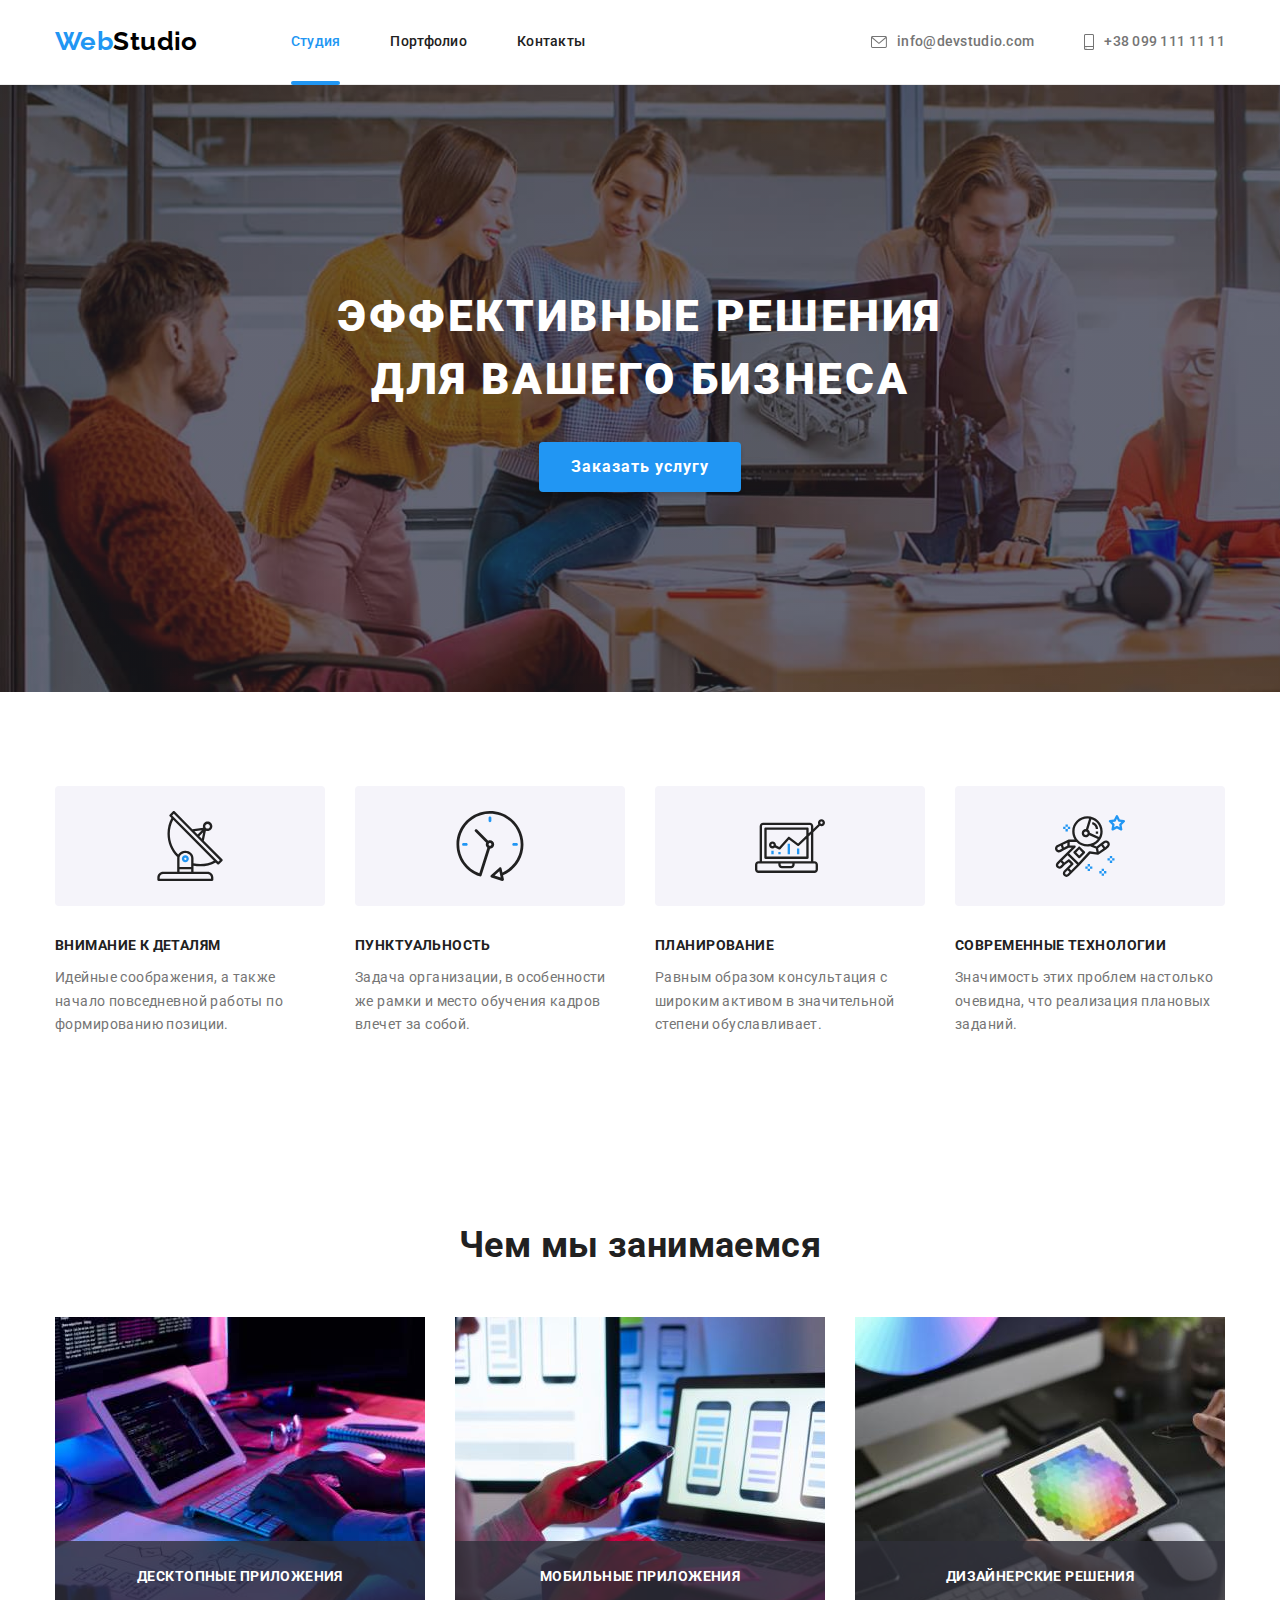
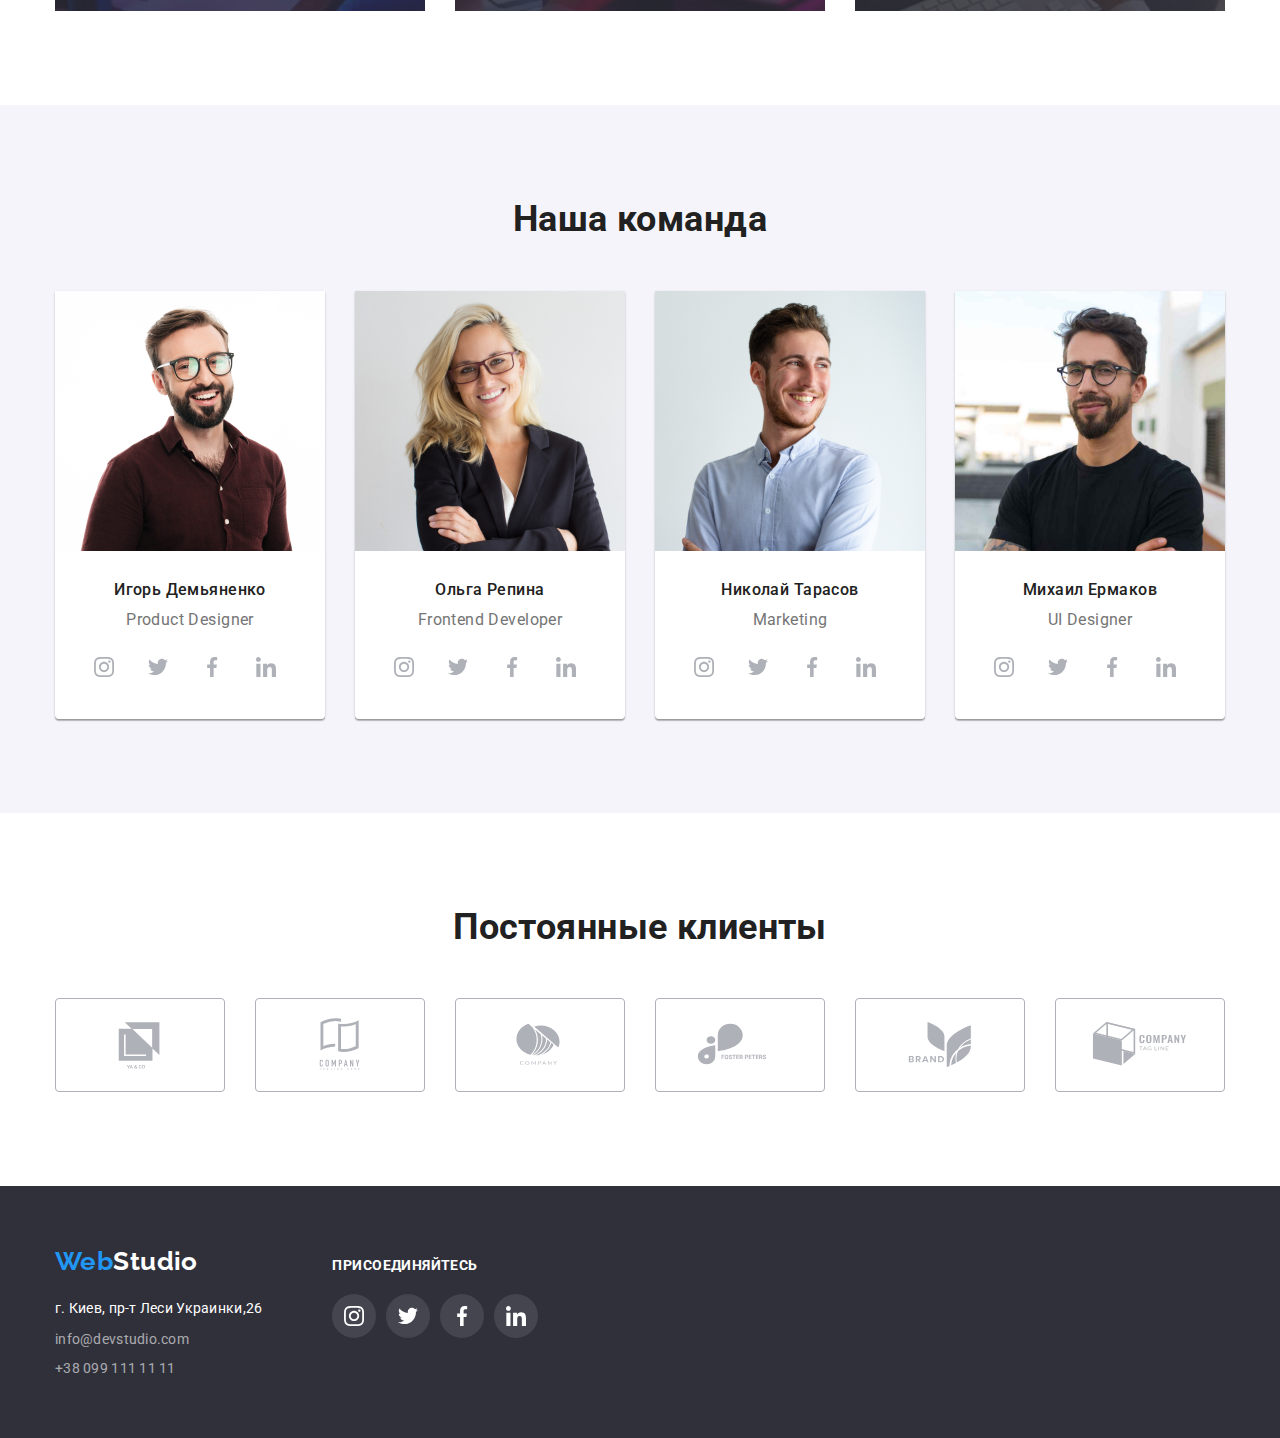
<file: index.html>
<!DOCTYPE html>
<html lang="ru">
<head>
    <meta charset="UTF-8">
    <meta http-equiv="X-UA-Compatible" content="IE=edge">
    <meta name="viewport" content="width=device-width, initial-scale=1.0">
    <title>Document</title>
    <link rel="preconnect" href="https://fonts.googleapis.com">
    <link rel="preconnect" href="https://fonts.gstatic.com" crossorigin>
    <link href="https://fonts.googleapis.com/css2?family=Raleway:wght@700&family=Roboto:wght@400;500;700&display=swap"
        rel="stylesheet">
    <link rel="stylesheet" href="https://cdnjs.cloudflare.com/ajax/libs/modern-normalize/1.1.0/modern-normalize.min.css">
    <link rel="stylesheet" href="./style/style.css">
</head>
<body>
    <header class="header">
        <div class="nav-flex container">
        <nav class="header-nav"> 
            <a class="logo-WebStudio top" href="./index.html">Web<span class="Studio-header">Studio</span></a> 
          <ul class="site-nav">
            <li class="item"><a class="button_top current" href="./index.html">Студия</a></li>
            <li class="item"><a class="button_top" href="./portfolio.html">Портфолио</a></li>
            <li class="item"><a class="button_top" href="/contacts">Контакты</a></li>
        </ul>
    </nav>
        <ul class="auth-nav">
            <li class="auth"><a class="contact-nav" href="mailto:info@devstudio.com">
                    <svg class="contact-icon" width="16" height="12">
                        <use href="./img/styles.svg#icon-envelope"></use>
                    </svg>
                    info@devstudio.com</a></li>
            <li class="auth"><a class="contact-nav" href="tel:+380991111111">
                    <svg class="contact-icon" width="10" height="16">
                        <use href="./img/styles.svg#icon-smartphone"></use>
                    </svg>
                    +38 099 111 11 11</a></li>
        </ul>
        </div>
    </header>
    <!--Main-->
    <main class="main"> 
        <!--Main Content-->
            <!--"Эффективные Решения"-->
            <section class="hero">
                <div class="container">
                <h1 class="big_banner_text">эффективные решения для 
                    вашего бизнеса
                </h1> 
                <button data-modal-open type="submit" class="big_banner_btn" >Заказать услугу</button>
            </div>
            </section>
            <!--About Us-->
            <section class="section">
                <div class="container">

                <h2 class="header-name">В чём мы хороши</h2>

                <ul class="about_us ">

                 <li class="about_us_li icon-antenna">
                     <div class="benefits-icon">
                     <svg class="svg-benefits"  width="70" height="70">
                         <use href="./img/styles.svg#icon-antenna"></use>
                     </svg>
                    </div>
                  <h3 class="about_us_text">Внимание к деталям</h3>  
                <p class="about_usParagr">Идейные соображения, а также начало повседневной работы по
                формированию позиции.</p> 
                </li>

                <li class="about_us_li icon-clock">
                    <div class="benefits-icon">
                        <svg class="svg-benefits" width="70" height="70">
                            <use href="./img/styles.svg#icon-clock"></use>
                        </svg>
                    </div>
                <h3 class="about_us_text">Пунктуальность</h3> 
                <p class="about_usParagr">Задача организации, в особенности же рамки и место обучения кадров влечет за собой.</p> 
                 </li>

                <li class="about_us_li icon-diagram">
                    <div class="benefits-icon">
                        <svg class="svg-benefits" width="70" height="70">
                            <use href="./img/styles.svg#icon-diagram"></use>
                        </svg>
                    </div>
               <h3 class="about_us_text">Планирование</h3> 
                <p class="about_usParagr">Равным образом консультация с широким активом в значительной степени обуславливает.</p> 
                </li>

                <li class="about_us_li icon-austronaut">
                    <div class="benefits-icon">
                        <svg class="svg-benefits" width="70" height="70">
                            <use href="./img/styles.svg#icon-astronaut"></use>
                        </svg>
                    </div>
                <h3 class="about_us_text">Современные технологии</h3> 
               <p class="about_usParagr">Значимость этих проблем настолько очевидна, что реализация плановых заданий.</p> 
                </li>

                </ul>
                
                </div>
            </section>
            <!--Чем мы занимаемся-->
            <section class="section">
                <div class="container">
                <h2 class="what_we_do_name">Чем мы занимаемся</h2>
                <ul class="img_whatwedo">
                    <li class="what_we_do_img"><div class="thumb">
                    <img src="./img/imgtablehand.jpg" alt="user photo" class="photo" width="370" height="294">
                    <p class="text">десктопные приложения</p>
                    </div></li>
                    <li class="what_we_do_img"><div class="thumb"> 
                    <img src="./img/imghandphone.jpg" alt="user photo" class="photo" width="370" height="294">
                    <p class="text">мобильные приложения</p>
                    </div></li>
                    <li class="what_we_do_img"><div class="thumb">
                    <img src="./img/imghandphonerainbow.jpg" alt="user photo" class="photo" width="370" 
                        height="294">
                        <p class="text">дизайнерские решения</p>
                    </div></li>
                </ul>
                </div>
            </section>
            <!--Наша команда-->
            <section class="section team">
                <div class="our_team container">

                <h2 class="our_team_own">Наша команда</h2>

             <ul class="our_team-card"> 

             <li class="card-team_all">
                <img src="./img/igor.jpg" alt="user photo" class="photo" width="270" height="260">
                <div class="info-card">
               <h3 class="our_team_name">Игорь Демьяненко</h3> 
               <p class="our_team_position">Product Designer</p> 
               <ul class="card-soc-media">

                    <li class="card-soc-media-team">
                        <a href="" class="card-soc-team">
                            <svg class="card-soc-team-item" width="20" height="20">
                                <use href="./img/styles.svg#icon-instagram"></use>
                            </svg>
                        </a>
                    </li>
                    <li class="card-soc-media-team">
                        <a href="" class="card-soc-team">
                            <svg class="card-soc-team-item " width="20" height="20">
                                <use href="./img/styles.svg#icon-twitter"></use>
                            </svg>
                        </a>
                    </li>
                    <li class="card-soc-media-team">
                        <a href="" class="card-soc-team">
                            <svg class="card-soc-team-item " width="20" height="20">
                                <use href="./img/styles.svg#icon-facebook"></use>
                            </svg>
                        </a>
                    </li>
                    <li class="card-soc-media-team">
                        <a href="" class="card-soc-team">
                            <svg class="card-soc-team-item " width="20" height="20">
                                <use href="./img/styles.svg#icon-linkedin"></use>
                            </svg>
                        </a>
                    </li>
        
               </ul>
                </div>

            </li>

             <li class="card-team_all"> 
                <img src="./img/olga.jpg" alt="user photo" class="photo" width="270" height="260">
            <div class="info-card">

               <h3 class="our_team_name">Ольга Репина</h3> 
               <p class="our_team_position">Frontend Developer</p>
            <ul class="card-soc-media">
            
                <li class="card-soc-media-team">
                    <a href="" class="card-soc-team">
                        <svg class="card-soc-team-item" width="20" height="20">
                            <use href="./img/styles.svg#icon-instagram"></use>
                        </svg>
                    </a>
                </li>
                <li class="card-soc-media-team">
                    <a href="" class="card-soc-team">
                        <svg class="card-soc-team-item " width="20" height="20">
                            <use href="./img/styles.svg#icon-twitter"></use>
                        </svg>
                    </a>
                </li>
                <li class="card-soc-media-team">
                    <a href="" class="card-soc-team">
                        <svg class="card-soc-team-item " width="20" height="20">
                            <use href="./img/styles.svg#icon-facebook"></use>
                        </svg>
                    </a>
                </li>
                <li class="card-soc-media-team">
                    <a href="" class="card-soc-team">
                        <svg class="card-soc-team-item " width="20" height="20">
                            <use href="./img/styles.svg#icon-linkedin"></use>
                        </svg>
                    </a>
                </li>
            
            </ul>

            </div>
            </li>

             <li class="card-team_all">
                <img src="./img/nikolai.jpg" alt="user photo" class="photo" width="270" height="260">
            <div class="info-card">

                <h3 class="our_team_name">Николай Тарасов</h3> 
               <p class="our_team_position">Marketing</p> 
        <ul class="card-soc-media">
        
            <li class="card-soc-media-team">
                <a href="" class="card-soc-team">
                    <svg class="card-soc-team-item" width="20" height="20">
                        <use href="./img/styles.svg#icon-instagram"></use>
                    </svg>
                </a>
            </li>
            <li class="card-soc-media-team">
                <a href="" class="card-soc-team">
                    <svg class="card-soc-team-item " width="20" height="20">
                        <use href="./img/styles.svg#icon-twitter"></use>
                    </svg>
                </a>
            </li>
            <li class="card-soc-media-team">
                <a href="" class="card-soc-team">
                    <svg class="card-soc-team-item " width="20" height="20">
                        <use href="./img/styles.svg#icon-facebook"></use>
                    </svg>
                </a>
            </li>
            <li class="card-soc-media-team">
                <a href="" class="card-soc-team">
                    <svg class="card-soc-team-item " width="20" height="20">
                        <use href="./img/styles.svg#icon-linkedin"></use>
                    </svg>
                </a>
            </li>
        
        </ul>

            </div>
            </li>

               <li class="card-team_all"> 
                <img src="./img/michail.jpg" alt="user photo" class="photo" width="270" height="260">
            <div class="info-card">
               <h3 class="our_team_name">Михаил Ермаков</h3> 
               <p class="our_team_position">UI Designer</p> 
            <ul class="card-soc-media">
            
                <li class="card-soc-media-team">
                    <a href="" class="card-soc-team">
                        <svg class="card-soc-team-item" width="20" height="20">
                            <use href="./img/styles.svg#icon-instagram"></use>
                        </svg>
                    </a>
                </li>
                <li class="card-soc-media-team">
                    <a href="" class="card-soc-team">
                        <svg class="card-soc-team-item " width="20" height="20">
                            <use href="./img/styles.svg#icon-twitter"></use>
                        </svg>
                    </a>
                </li>
                <li class="card-soc-media-team">
                    <a href="" class="card-soc-team">
                        <svg class="card-soc-team-item " width="20" height="20">
                            <use href="./img/styles.svg#icon-facebook"></use>
                        </svg>
                    </a>
                </li>
                <li class="card-soc-media-team">
                    <a href="" class="card-soc-team">
                        <svg class="card-soc-team-item " width="20" height="20">
                            <use href="./img/styles.svg#icon-linkedin"></use>
                        </svg>
                    </a>
                </li>
            
            </ul>

            </div>
            </li>
             </ul>
            </div>
            </section>
            <section class="section">
                <div class="container">
                    <h2 class="client-name">Постоянные клиенты</h2>
                    <ul class="clients">
                        <li class="client-card">
                            <a href="c" class="benefits-clients">
                                <svg class="svg-clients" width="106" height="60">
                                    <use href="./img/styles.svg#icon-yaandco"></use>
                                </svg>
                            </a>
                        </li>
            
                        <li class="client-card">
                            <a href="s" class="benefits-clients">
                                <svg class="svg-benefits" width="106" height="60">
                                    <use href="./img/styles.svg#icon-tagline"></use>
                                </svg>
                            </a>
                        </li>
            
                        <li class="client-card">
                            <a href="a" class="benefits-clients">
                                <svg class="svg-benefits" width="106" height="60">
                                    <use href="./img/styles.svg#icon-company"></use>
                                </svg>
                            </a>
                        </li>
            
                        <li class="client-card">
                            <a href="f" class="benefits-clients">
                                <svg class="svg-benefits" width="106" height="60">
                                    <use href="./img/styles.svg#icon-foster"></use>
                                </svg>
                            </a>
                        </li>
            
                        <li class="client-card">
                            <a href="g" class="benefits-clients">
                                <svg class="svg-benefits" width="106" height="60">
                                    <use href="./img/styles.svg#icon-Brand"></use>
                                </svg>
                            </a>
                        </li>
            
                        <li class="client-card">
                            <a href="" class="benefits-clients">
                                <svg class="svg-benefits" width="106" height="60">
                                    <use href="./img/styles.svg#icon-companytagline"></use>
                                </svg>
                            </a>
                        </li>
                    </ul>
                </div>
            </section>
            <!--Info Box-->
        <footer class="info_box">
            <div class="container">
                <div class="footer-link">
            <a class="logo-WebStudio footer" href="./index.html">Web<span class="Studio-footer">Studio</span>
            </a>
            <address>
                <ul>
                    <li class="footer-item"><a class="contact footer adress" href="https://goo.gl/maps/bYPinD6C4wtfeAeu7">г. Киев, пр-т Леси Украинки,26</a></li>
                    <li class="footer-item"><a class="contact footer" href="mailto:info@devstudio.com">info@devstudio.com</a></li>
                    <li class="footer-item"><a class="contact footer" href="tel:+380991111111">+38 099 111 11 11</a></li>
                </ul>
                </address>
            </div>
                <div class="join">
                <p class="join-name">присоединяйтесь</p>
                <ul class="card-soc-media-ul">
                    <li class="card-soc-media-footer">
                        <a href="" class="card-soc-footer">
                            <svg class="card-soc-item" width="20" height="20">
                                <use href="./img/styles.svg#icon-instagram"></use>
                            </svg>
                        </a>
                    </li>
                    <li class="card-soc-media-footer">
                        <a href="" class="card-soc-footer">
                            <svg class="card-soc-item" width="20" height="20">
                                <use href="./img/styles.svg#icon-twitter"></use>
                            </svg>
                        </a>
                    </li>
                    <li class="card-soc-media-footer">
                        <a href="" class="card-soc-footer">
                            <svg class="card-soc-item" width="20" height="20">
                                <use href="./img/styles.svg#icon-facebook"></use>
                            </svg>
                        </a>
                    </li>
                    <li class="card-soc-media-footer">
                        <a href="" class="card-soc-footer">
                            <svg class="card-soc-item" width="20" height="20">
                                <use href="./img/styles.svg#icon-linkedin"></use>
                            </svg>
                        </a>
                    </li>
                    
                </ul>
                </div>
                </div>
            </footer>
    </main>
    <div class="backdrop is-hidden" data-modal>
        <div class="modal">
            <button type="button" class="modal-close" data-modal-close>
                <svg class="close-svg" width="11" height="11">  
                    <use href="./img/styles.svg#icon-close"></use>
                </svg>
            </button>
        </div>
    </div>
    <script src="./js/modal.js"></script>
</body>
</html>
</file>
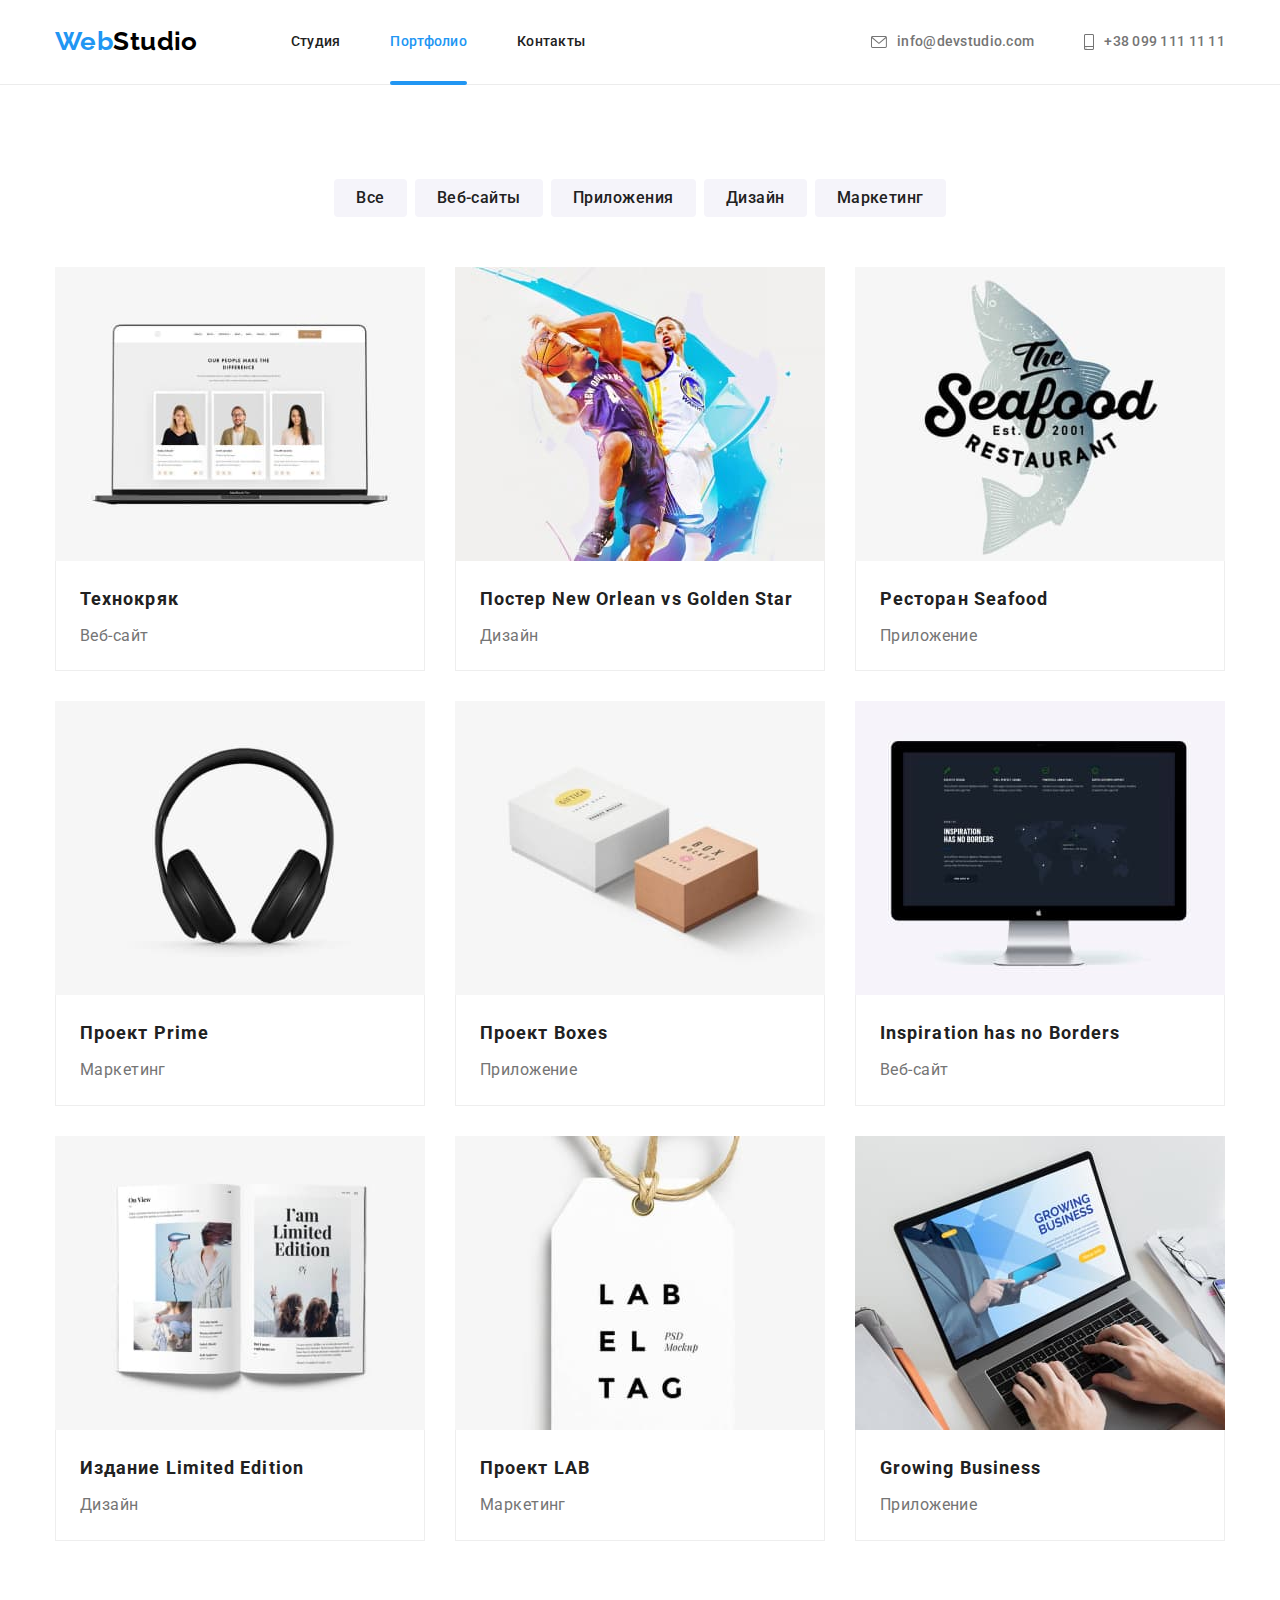
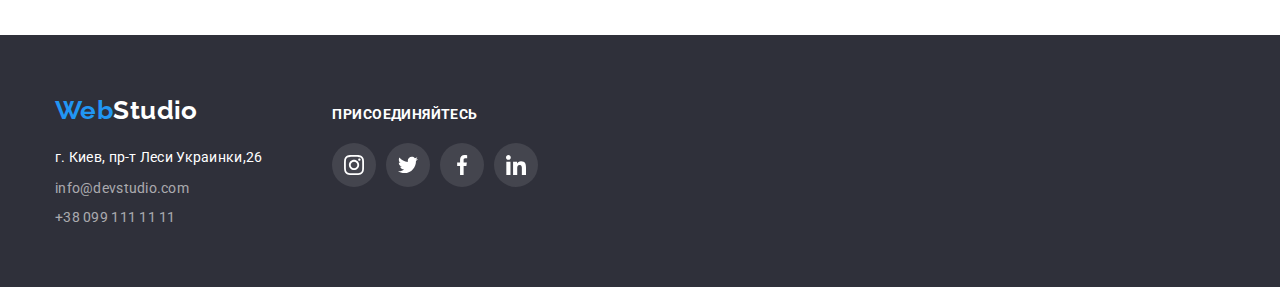
<file: portfolio.html>
<!DOCTYPE html>
<html lang="ru">

<head>
    <meta charset="UTF-8">
    <meta http-equiv="X-UA-Compatible" content="IE=edge">
    <meta name="viewport" content="width=device-width, initial-scale=1.0">
    <title>Document</title>
    <link rel="preconnect" href="https://fonts.googleapis.com">
    <link rel="preconnect" href="https://fonts.gstatic.com" crossorigin>
    <link href="https://fonts.googleapis.com/css2?family=Raleway:wght@700&family=Roboto:wght@400;500;700&display=swap"
        rel="stylesheet">
    <link rel="stylesheet" href="https://cdnjs.cloudflare.com/ajax/libs/modern-normalize/1.1.0/modern-normalize.min.css">
    <link rel="stylesheet" href="./style/style.css">
</head>

<body>
<header class="header">
    <div class="nav-flex container">
        <nav class="header-nav">
            <a class="logo-WebStudio top" href="./index.html">Web<span class="Studio-header">Studio</span></a>
            <ul class="site-nav">
                <li class="item"><a class="button_top" href="./index.html">Студия</a></li>
                <li class="item"><a class="button_top current" href="./portfolio.html">Портфолио</a></li>
                <li class="item"><a class="button_top" href="/contacts">Контакты</a></li>
            </ul>
        </nav>
        <ul class="auth-nav">
            <li class="auth"><a class="contact-nav" href="mailto:info@devstudio.com">
                <svg class="contact-icon" width="16" height="12">
                    <use href="./img/styles.svg#icon-envelope"></use>
                </svg>
                info@devstudio.com</a></li>
            <li class="auth"><a class="contact-nav" href="tel:+380991111111">
                <svg class="contact-icon" width="10" height="16">
                    <use href="./img/styles.svg#icon-smartphone"></use>
                </svg>
                +38 099 111 11 11</a></li>
        </ul>
    </div>
</header>
    <main class="main_portfolio">
        <section class="section">
            <div class="container">
            <h1 class="nav_portfolio">Навигация</h1>
            <ul class="btn_portfolio">
                <li class="filter-item"><button type="submit" class="nav_btn">Вce</button></li>
                <li class="filter-item"><button type="submit" class="nav_btn">Веб-сайты</button></li>
                <li class="filter-item"><button type="submit" class="nav_btn">Приложения</button></li>
                <li class="filter-item"><button type="submit" class="nav_btn">Дизайн</button></li>
                <li class="filter-item"><button type="submit" class="nav_btn">Маркетинг</button></li>
            </ul>
            </div>
            <div class="container">
                
            <ul class="our-projects">

                <li class="portfolio_item">
                    <a class="portfolio-link" href="">
                        <div class="thumb">
                    <img src="./img/sait.jpg" alt="Веб-сай Технокряк">
                        <p class="portfolio-description">Ресурс предлагает комплексные предложения с 
                            разным уровнем функционала и
                        сервисов. Все это позволит посетителю получить исчерпывающие сведения о компании
                        или частном лице.</p>
                    </div> 
                        <div class="border-item">
                        <h2 class="portfolio_name">Технокряк</h2>
                        <p class="portfolio_type">Веб-сайт</p>
                        </div>
                    </a>
                </li>


                <li class="portfolio_item">
                    <a class="portfolio-link" href="">
                        <div class="thumb">
                    <img src="./img/posterbasket.jpg" alt="Постер New Orlean vs Golden Star">
                    <p class="portfolio-description">Ресурс предлагает комплексные предложения с разным уровнем функционала и
                        сервисов. Все это позволит посетителю получить исчерпывающие сведения о компании
                        или частном лице.</p>    
                    </div>
                        <div class="border-item">
                        <h2 class="portfolio_name">Постер New Orlean vs Golden Star</h2>
                        <p class="portfolio_type">Дизайн</p>
                        </div>
                    </a>
                </li>


                <li class="portfolio_item">
                    <a class="portfolio-link" href="">
                        <div class="thumb">
                    <img src="./img/logorestaurant.jpg" alt="Приложение Ресторан Seafood">
                    <p class="portfolio-description">Ресурс предлагает комплексные предложения с разным уровнем функционала и
                        сервисов. Все это позволит посетителю получить исчерпывающие сведения о компании
                        или частном лице.</p>
                    </div>
                        <div class="border-item">
                        <h2 class="portfolio_name">Ресторан Seafood</h2>
                        <p class="portfolio_type">Приложение</p>
                        </div>
                    </a>
                </li>


                <li class="portfolio_item">
                    <a class="portfolio-link" href="">
                        <div class="thumb">
                    <img src="./img/earphone.jpg" alt="Проект Prime">
                    <p class="portfolio-description">Ресурс предлагает комплексные предложения с разным уровнем функционала и
                        сервисов. Все это позволит посетителю получить исчерпывающие сведения о компании
                        или частном лице.</p>    
                    </div>
                        <div class="border-item">
                        <h2 class="portfolio_name">Проект Prime</h2>
                        <p class="portfolio_type">Маркетинг</p>
                        </div>
                    </a>
                </li>

                <li class="portfolio_item">
                    <a class="portfolio-link" href="">
                        <div class="thumb">
                    <img src="./img/boxes.jpg" alt="Проект Boxes">
                    <p class="portfolio-description">Ресурс предлагает комплексные предложения с разным уровнем функционала и
                        сервисов. Все это позволит посетителю получить исчерпывающие сведения о компании
                        или частном лице.</p>  
                    </div>
                      <div class="border-item">
                        <h2 class="portfolio_name">Проект Boxes</h2>
                        <p class="portfolio_type">Приложение</p>
                        </div>
                    </a>
                </li>

                <li class="portfolio_item">
                    <a class="portfolio-link" href="">
                        <div class="thumb">
                    <img src="./img/comp.jpg" alt="Веб-сайт">
                    <p class="portfolio-description">Ресурс предлагает комплексные предложения с разным уровнем функционала и
                        сервисов. Все это позволит посетителю получить исчерпывающие сведения о компании
                        или частном лице.</p>    
                    </div>
                        <div class="border-item">
                        <h2 class="portfolio_name">Inspiration has no Borders</h2>
                        <p class="portfolio_type">Веб-сайт</p>
                        </div>
                    </a>
                </li>

                <li class="portfolio_item">
                    <a class="portfolio-link" href="">
                        <div class="thumb">
                    <img src="./img/book.jpg" alt="Издание Limited Edition">
                    <p class="portfolio-description">Ресурс предлагает комплексные предложения с разным уровнем функционала и
                        сервисов. Все это позволит посетителю получить исчерпывающие сведения о компании
                        или частном лице.</p>    
                    </div>
                        <div class="border-item">
                        <h2 class="portfolio_name">Издание Limited Edition</h2>
                        <p class="portfolio_type">Дизайн</p>
                        </div>
                    </a>
                </li>

                <li class="portfolio_item">
                    <a class="portfolio-link" href="">
                        <div class="thumb">
                    <img src="./img/label.jpg" alt="Проект LAB">
                    <p class="portfolio-description">Ресурс предлагает комплексные предложения с разным уровнем функционала и
                        сервисов. Все это позволит посетителю получить исчерпывающие сведения о компании
                        или частном лице.</p>    
                    </div>
                        <div class="border-item">
                        <h2 class="portfolio_name">Проект LAB</h2>
                        <p class="portfolio_type">Маркетинг</p>
                        </div>
                    </a>
                </li>

                <li class="portfolio_item">
                    <a class="portfolio-link" href="">
                        <div class="thumb">
                    <img src="./img/buisnescouse.jpg" alt="Приложение">
                    <p class="portfolio-description">Ресурс предлагает комплексные предложения с разным уровнем функционала и
                        сервисов. Все это позволит посетителю получить исчерпывающие сведения о компании
                        или частном лице.</p>    
                    </div>
                        <div class="border-item">
                        <h2 class="portfolio_name">Growing Business</h2>
                        <p class="portfolio_type">Приложение</p>
                        </div>
                    </a>
                </li>
            </ul>
            </div>
        </section>

        <footer class="info_box">
            <div class="container">
                <div class="footer-link">
                    <a class="logo-WebStudio footer" href="./index.html">Web<span class="Studio-footer">Studio</span>
                    </a>
                    <address>
                        <ul>
                            <li class="footer-item"><a class="contact footer adress"
                                    href="https://goo.gl/maps/bYPinD6C4wtfeAeu7">г. Киев, пр-т Леси Украинки,26</a></li>
                            <li class="footer-item"><a class="contact footer"
                                    href="mailto:info@devstudio.com">info@devstudio.com</a></li>
                            <li class="footer-item"><a class="contact footer" href="tel:+380991111111">+38 099 111 11 11</a>
                            </li>
                        </ul>
                    </address>
                </div>
                <div class="join">
                    <p class="join-name">присоединяйтесь</p>
                    <ul class="card-soc-media-ul">
                        <li class="card-soc-media-footer">
                            <a href="" class="card-soc-footer">
                                <svg class="card-soc-item" width="20" height="20">
                                    <use href="./img/styles.svg#icon-instagram"></use>
                                </svg>
                            </a>
                        </li>
                        <li class="card-soc-media-footer">
                            <a href="" class="card-soc-footer">
                                <svg class="card-soc-item" width="20" height="20">
                                    <use href="./img/styles.svg#icon-twitter"></use>
                                </svg>
                            </a>
                        </li>
                        <li class="card-soc-media-footer">
                            <a href="" class="card-soc-footer">
                                <svg class="card-soc-item" width="20" height="20">
                                    <use href="./img/styles.svg#icon-facebook"></use>
                                </svg>
                            </a>
                        </li>
                        <li class="card-soc-media-footer">
                            <a href="" class="card-soc-footer">
                                <svg class="card-soc-item" width="20" height="20">
                                    <use href="./img/styles.svg#icon-linkedin"></use>
                                </svg>
                            </a>
                        </li>
        
                    </ul>
                </div>
            </div>
        </footer>
        </main>
        </body>
        
        </html>
</file>
<file: style/style.css>
:root {
  --accent-color: #2196f3;
  --logo-Studio-color: black;
  --footer-bg-color: #2f303a;
  --primary-white-color: #ffffff;
  --primary-text-color: #212121;
  --title-text-color: #757575;
  --contacts-footer-color: rgba(255, 255, 255, 0.6);
  --team-bg-color: #f5f4fa;
  --client-icon-clr: #afb1b8;
  --link-bg-color: rgba(255, 255, 255, 0.1);
  --portfolio-descriprion-clr: rgba(33, 150, 243, 0.9);
  --color-what-we-do-text: rgba(47, 48, 58, 0.8);
  --wiew-port-grey-clr: rgba(0, 0, 0, 0.2);
  --primary-cubic: cubic-bezier(0.4, 0, 0.2, 1);
  --hero-button-hover: #188ce8;
}

html {
  box-sizing: border-box;
}

/* убираем подчеркивание ссылок */
* {
  text-decoration: none;
}

* ::after,
* ::before {
  box-sizing: inherit;
}

/* убираем точки списков */
.list {
  list-style: none;
}

ul {
  list-style: none;
  margin: 0;
  padding: 0;
}

body {
  font-family: "Roboto", sans-serif;
  font-size: 14px;
  letter-spacing: 0.03em;
  background-color: var(--primary-white-color);
}

h1,
h2,
h3,
h4,
h5,
h6,
p {
  margin: 0;
  padding: 0;
}

img {
  display: block;
  max-width: 100%;
  height: auto;
}
/*-----------Main ------------*/
.container {
  width: 1200px;
  margin-left: auto;
  margin-right: auto;
  padding-left: 15px;
  padding-right: 15px;
  /* outline: 2px solid red; */
}

.section.team {
  background-color: var(--team-bg-color);
}

.section {
  padding-bottom: 94px;
  padding-top: 94px;
}

/*--------------Head--------------*/
.header {
  border-bottom: 1px solid #ececec;
}

.nav-flex {
  display: flex;
  align-items: center;
}

.logo-WebStudio.top {
  margin-right: 93px;
}

.logo-WebStudio.top,
.logo-WebStudio.footer {
  font-family: "Raleway";
  font-weight: 700;
  font-size: 26px;
  line-height: 1.19;
  color: var(--accent-color);
}

.logo-WebStudio.footer {
  margin-bottom: 20px;
  display: block;
}
.Studio-footer {
  color: var(--primary-white-color);
}

.footer-item {
  margin-bottom: 9px;
}

.footer-item:last-child {
  margin-bottom: 0;
}

.Studio-header {
  color: var(--logo-Studio-color);
}

.header-nav {
  display: flex;
  align-items: center;
}

.site-nav {
  display: flex;
  margin-left: 93px;
  margin: 0;
  padding: 0;
}

.item:not(:last-child) {
  margin-right: 50px;
}

.site-nav .button_top {
  display: block;
  padding-top: 32px;
  padding-bottom: 32px;
  transition: color 250ms var(--primary-cubic);

  font-weight: 500;
  font-size: 14px;
  line-height: 1.4;
  letter-spacing: 0.02em;
  color: var(--primary-text-color);
}

.button_top:hover,
.button_top:focus {
  color: var(--accent-color);
}

.button_top.current::after {
  content: "";
  position: absolute;
  left: 0;
  bottom: -1px;
  width: 100%;
  height: 4px;
  background: var(--accent-color);
  border-radius: 2px;
}

.button_top.current {
  position: relative;
  color: var(--accent-color);
}

.contact.footer {
  color: rgba(255, 255, 255, 0.6);
  font-weight: 400;
}

.contact {
  font-weight: normal;
  transition: color 250ms var(--primary-cubic);
}

.contact,
.contact-nav {
  font-weight: 500;
  font-size: 14px;
  line-height: 1.4;
  letter-spacing: 0.02em;
  color: var(--title-text-color);
  list-style: none;
  font-style: normal;
}

.contact-nav {
  padding-top: 32px;
  padding-bottom: 32px;
  display: flex;
  align-items: center;
  transition: color 250ms var(--primary-cubic);
}

.contact-nav:hover,
.contact-nav:focus {
  color: var(--accent-color);
}

.contact:not(:last-child) {
  margin-bottom: 9px;
}

.contact + .contact {
  margin-bottom: 0;
}

.auth-nav {
  display: flex;
  margin-left: auto;
  padding-top: 0;
  padding-bottom: 0;
}

.auth + .auth {
  margin-left: 50px;
}

.contact-icon {
  margin-right: 10px;
  fill: currentColor;
  display: inline-block;
  justify-content: center;
}

.contact.adress {
  font-size: 14px;
  line-height: 1.71;
  color: var(--primary-white-color);
  list-style: none;
  font-style: normal;
}

.contact:hover,
.contact:focus,
.contact_header:hover,
.contact_header:focus {
  color: var(--accent-color);
}
/*--------------Body--------------*/

.hero {
  background-image: linear-gradient(
      to right,
      rgba(47, 48, 58, 0.4),
      rgba(47, 48, 58, 0.4)
    ),
    url(../img/hero-img.jpg);
  background-size: cover;
  background-repeat: no-repeat;
  max-width: 1600px;
  text-align: center;
  background-color: var(--footer-bg-color);
  padding-top: 200px;
  padding-bottom: 200px;
  margin: 0 auto;
}

.big_banner_text {
  font-weight: 900;
  font-size: 44px;
  line-height: 1.45;
  letter-spacing: 0.06em;
  text-transform: uppercase;
  color: var(--primary-white-color);
  width: 696px;
  margin: 0 auto;
  margin-bottom: 30px;
}

.big_banner_btn:hover,
.big_banner_btn:focus {
  background-color: var(--hero-button-hover);
}

.big_banner_btn {
  cursor: pointer;
  font-family: inherit;
  color: var(--primary-white-color);
  background-color: var(--accent-color);
  box-shadow: 0px 4px 4px rgba(0, 0, 0, 0.15);
  border-radius: 4px;
  font-weight: 700;
  font-size: 16px;
  line-height: 1.88;
  min-width: 200px;
  min-height: 50px;
  display: block;
  align-items: center;
  text-align: center;
  letter-spacing: 0.06em;
  padding: 10px 32px;
  margin-left: auto;
  margin-right: auto;
  border: none;
  transition: color 250ms var(--primary-cubic) background-color 250ms
    var(--primary-cubic);
}

.big_banner_btn:hover,
.big_banner_btn:focus {
  box-shadow: 0px 4px 4px rgba(0, 0, 0, 0.15);
  border-radius: 4px;
}
/*--------------About Us--------------*/
.header-name {
  visibility: hidden;
  margin: 0;
  bottom: 0;
  border: 0;
  padding: 0;
  position: absolute;
}

.about_us {
  display: flex;
}

.benefits-icon {
  display: flex;
  flex-wrap: wrap;
  align-content: center;
  height: 120px;
  background: var(--team-bg-color);
  border-radius: 4px;
  justify-content: center;
  margin-bottom: 30px;
}

.about_us_li + .about_us_li {
  margin-left: 30px;
}

.about_us_text {
  font-weight: 700;
  font-size: 14px;
  line-height: 1.4;
  text-transform: uppercase;
  color: var(--primary-text-color);
  margin-bottom: 10px;
}

.about_usParagr {
  font-size: 14px;
  line-height: 1.7;
  color: var(--title-text-color);
  width: 270px;
}

/*--------------What we do--------------*/
.what_we_do_name,
.our_team_own {
  font-weight: 700;
  font-size: 36px;
  line-height: 1.16;
  text-align: center;
  color: var(--primary-text-color);
  margin-bottom: 50px;
}

.img_whatwedo {
  display: flex;
}

.img_whatwedo .thumb {
  position: relative;
}

.what_we_do_img + .what_we_do_img {
  margin-left: 30px;
}

.text {
  font-weight: 700;
  text-align: center;
  text-transform: uppercase;
  color: var(--primary-white-color);
  background-color: var(--color-what-we-do-text);
  width: 100%;
  height: 70px;
  bottom: 0;
  left: 0;
  display: flex;
  position: absolute;
  justify-content: center;
  align-items: center;
}
/*--------------Our team--------------*/

.our_team-card {
  display: flex;
}

.card-team_all {
  background-color: var(--primary-white-color);
  border-radius: 0px 0px 4px 4px;
  box-shadow: 0px 1px 3px rgba(0, 0, 0, 0.12), 0px 1px 1px rgba(0, 0, 0, 0.14),
    0px 2px 1px rgba(0, 0, 0, 0.2);
  margin-right: 30px;
}

.card-team_all:last-child {
  margin-right: 0;
}

.info-card {
  padding-top: 30px;
  padding-bottom: 30px;
}

/*кусочек в what we do h2*/
.our_team_name {
  font-weight: 500;
  font-size: 16px;
  line-height: 1.18;
  text-align: center;
  color: var(--primary-text-color);
  margin-bottom: 10px;
}

.our_team_position {
  font-size: 16px;
  line-height: 19px;
  text-align: center;
  color: var(--title-text-color);
}

.card-soc-media {
  display: flex;
  justify-content: center;
  padding-top: 16px;
}

.card-soc-media-team {
  width: 44px;
  height: 44px;
  margin-right: 10px;
}

.card-soc-media-team::last-child {
  margin-right: 0;
}

.card-soc-team {
  width: 100%;
  height: 100%;
  border-radius: 50%;
  display: flex;
  align-items: center;
  justify-content: center;
  transition: fill 250ms var(--primary-cubic),
    background-color 250ms var(--primary-cubic);
}

.card-soc-team:hover,
.card-soc-team:focus {
  background-color: var(--accent-color);
}

.card-soc-team-item {
  fill: var(--client-icon-clr);
}

.card-soc-team:hover .card-soc-team-item,
.card-soc-team:focus .card-soc-team-item {
  fill: var(--accent-color);
}

.card-soc-team:hover .card-soc-team-item,
.card-soc-team:focus .card-soc-team-item {
  fill: var(--primary-white-color);
}

.card-soc-team-item:hover,
.card-soc-team-item:focus {
  fill: var(--primary-white-color);
}

/*--------------Client Card--------------*/

.client-name {
  font-weight: 700;
  font-size: 36px;
  line-height: 1.16;
  text-align: center;
  color: var(--primary-text-color);
  margin-bottom: 50px;
}

.clients {
  display: flex;
}

.client-card {
  border: 1px solid var(--client-icon-clr);
  border-radius: 4px;
  margin-right: 30px;
  width: 170px;
  height: 94px;
  align-items: center;
  box-sizing: border-box;
  justify-content: center;
}

.client-card:last-child {
  margin-right: 0;
}

.benefits-clients {
  display: flex;
  align-items: center;
  justify-content: center;
  fill: var(--client-icon-clr);
  height: 100%;
  transition: border 250ms var(--primary-cubic), fill 250ms var(--primary-cubic);
}

.benefits-clients:hover,
.benefits-clients:focus {
  fill: var(--accent-color);
}

.client-card:focus,
.client-card:hover {
  border-color: var(--accent-color);
}

/*--------------Footer--------------*/
.info_box {
  padding-top: 60px;
  padding-bottom: 60px;
  background-color: var(--footer-bg-color);
}

.info_box .container {
  display: flex;
  align-items: baseline;
}

.footer-link {
  margin-right: 70px;
}

/*--------------Join Us--------------*/
.join {
  margin-right: auto;
}

.join-name {
  font-weight: 700;
  font-size: 14px;
  line-height: 1.14;
  text-transform: uppercase;
  letter-spacing: 0.03em;
  color: var(--primary-white-color);
  margin-bottom: 20px;
}

.card-soc-media-footer {
  width: 44px;
  height: 44px;
  margin-right: 10px;
}

.card-soc-media-footer::last-child {
  margin-right: 0;
}

.card-soc-media-ul {
  display: flex;
}

.card-soc-item {
  fill: var(--primary-white-color);
}

.card-soc-footer {
  width: 100%;
  height: 100%;
  border-radius: 50%;
  display: flex;
  align-items: center;
  justify-content: center;
  background-color: var(--link-bg-color);
  transition: background-color 250ms var(--primary-cubic);
}

.card-soc-footer:hover,
.card-soc-footer:focus {
  background-color: var(--accent-color);
}

/*--------------Portfolio Button--------------*/
.nav_portfolio {
  display: none;
}

.btn_portfolio {
  font-weight: 500;
  font-size: 16px;
  line-height: 1.62;
  color: var(--primary-text-color);
  letter-spacing: 0.03em;
  margin-bottom: 50px;
  display: flex;
  border-radius: 4px;
  justify-content: center;
}

.filter-item {
  margin-right: 8px;
}

.filter-item:last-child {
  margin-right: 0;
}

.portfolio-link {
  display: block;
  transition: box-shadow 250ms var(--primary-cubic);
}

.portfolio-link:hover,
.portfolio-link:focus {
  box-shadow: 0px 1px 1px rgba(0, 0, 0, 0.12), 0px 4px 4px rgba(0, 0, 0, 0.06),
    1px 4px 6px rgba(0, 0, 0, 0.16);
}

.portfolio_item:focus .portfolio-description,
.portfolio_item:hover .portfolio-description {
  transform: translateY(0);
  opacity: 1;
}

.thumb {
  position: relative;
  overflow: hidden;
}

.portfolio-description {
  transform: translateY(100%);
  opacity: 0;
  display: flex;
  padding: 63px 24px;
  transition: transform 250ms var(--primary-cubic);
  top: 0;
  left: 0;
  width: 100%;
  height: 100%;

  font-weight: 400;
  font-size: 18px;
  line-height: 1.5;
  letter-spacing: 0.03em;
  position: absolute;

  color: var(--primary-white-color);
  background-color: var(--portfolio-descriprion-clr);
}

.nav_btn {
  font-weight: 500;
  font-size: 16px;
  line-height: 1.62;
  text-align: center;
  letter-spacing: 0.03em;
  color: var(--main-color);
  background-color: var(--team-bg-color);
  padding: 6px 22px;
  border: 0;
  border-radius: 4px;
  cursor: pointer;
  transition: background-color 250ms var(--primary-cubic),
    color 250ms var(--primary-cubic);
}

.nav-btn:active {
  color: var(--primary-white-color);
  background-color: var(--accent-color);
}

.nav_btn + .nav_btn {
  margin-right: 0;
}

.nav_btn:hover,
.nav_btn:focus {
  color: var(--primary-white-color);
  background-color: var(--accent-color);
  box-shadow: 0px 3px 1px rgba(0, 0, 0, 0.1), 0px 1px 2px rgba(0, 0, 0, 0.08),
    0px 2px 2px rgba(0, 0, 0, 0.12);
  border-radius: 4px;
}

/*--------------Portfolio --------------*/

.our-projects {
  display: flex;
  flex-wrap: wrap;
  margin: 0;
  padding: 0;
}

.border-item {
  background-color: var(--primary-white-color);
  border: 1px solid #eeeeee;
  border-top: none;
  padding: 20px 24px;
}

.portfolio_item {
  width: 370px;
  margin-right: 30px;
  margin-bottom: 30px;
}

.portfolio_item:nth-child(3n) {
  margin-right: 0;
}

.portfolio_item:nth-last-child(-n + 3) {
  margin-bottom: 0;
}

.portfolio_name {
  font-style: normal;
  font-weight: 700;
  font-size: 18px;
  line-height: 2;

  letter-spacing: 0.06em;
  color: var(--primary-text-color);
  margin-bottom: 4px;
}

.portfolio_type {
  font-style: normal;
  font-size: 16px;
  line-height: 1.87;
  color: var(--title-text-color);
}

.portfolio {
  display: flex;
  flex-wrap: wrap;
}
.portfolio_content {
  width: 370px;
  height: 294px;
  margin-bottom: 140px;
}

/*--------------Modal Window --------------*/

.backdrop {
  position: fixed;
  top: 0;
  left: 0;
  width: 100%;
  height: 100%;
  background-color: var(--wiew-port-grey-clr);
  transition: transform 250ms linear, opacity 250ms linear;
}

.backdrop.is-hidden {
  opacity: 0;
  pointer-events: none;
  visibility: hidden;
}

.modal {
  position: absolute;
  top: 50%;
  left: 50%;
  transform: translate(-50%, -50%) scale(1);

  min-width: 528px;
  min-height: 581px;

  box-shadow: 0px 1px 3px rgba(0, 0, 0, 0.12), 0px 1px 1px rgba(0, 0, 0, 0.14),
    0px 2px 1px rgba(0, 0, 0, 0.2);
  border-radius: 4px;
  background-color: var(--primary-white-color);
  transition: transform 250ms linear, opacity 250ms linear;
}

.close-svg:focus,
.close-svg:hover {
  fill: var(--accent-color);
}

.modal-close {
  position: absolute;
  top: 8px;
  right: 8px;
  display: flex;
  height: 30px;
  width: 30px;
  align-items: center;
  justify-content: center;
  border-radius: 50%;
  border: 1px solid rgba(0, 0, 0, 0.1);
  cursor: pointer;
  background-color: var(--primary-white-color);
  transition: fill 250ms var(--primary-cubic);
}

.close-svg {
  position: absolute;
  transition: fill 250ms var(--primary-cubic);
  justify-content: center;
  align-items: center;
}
</file>
